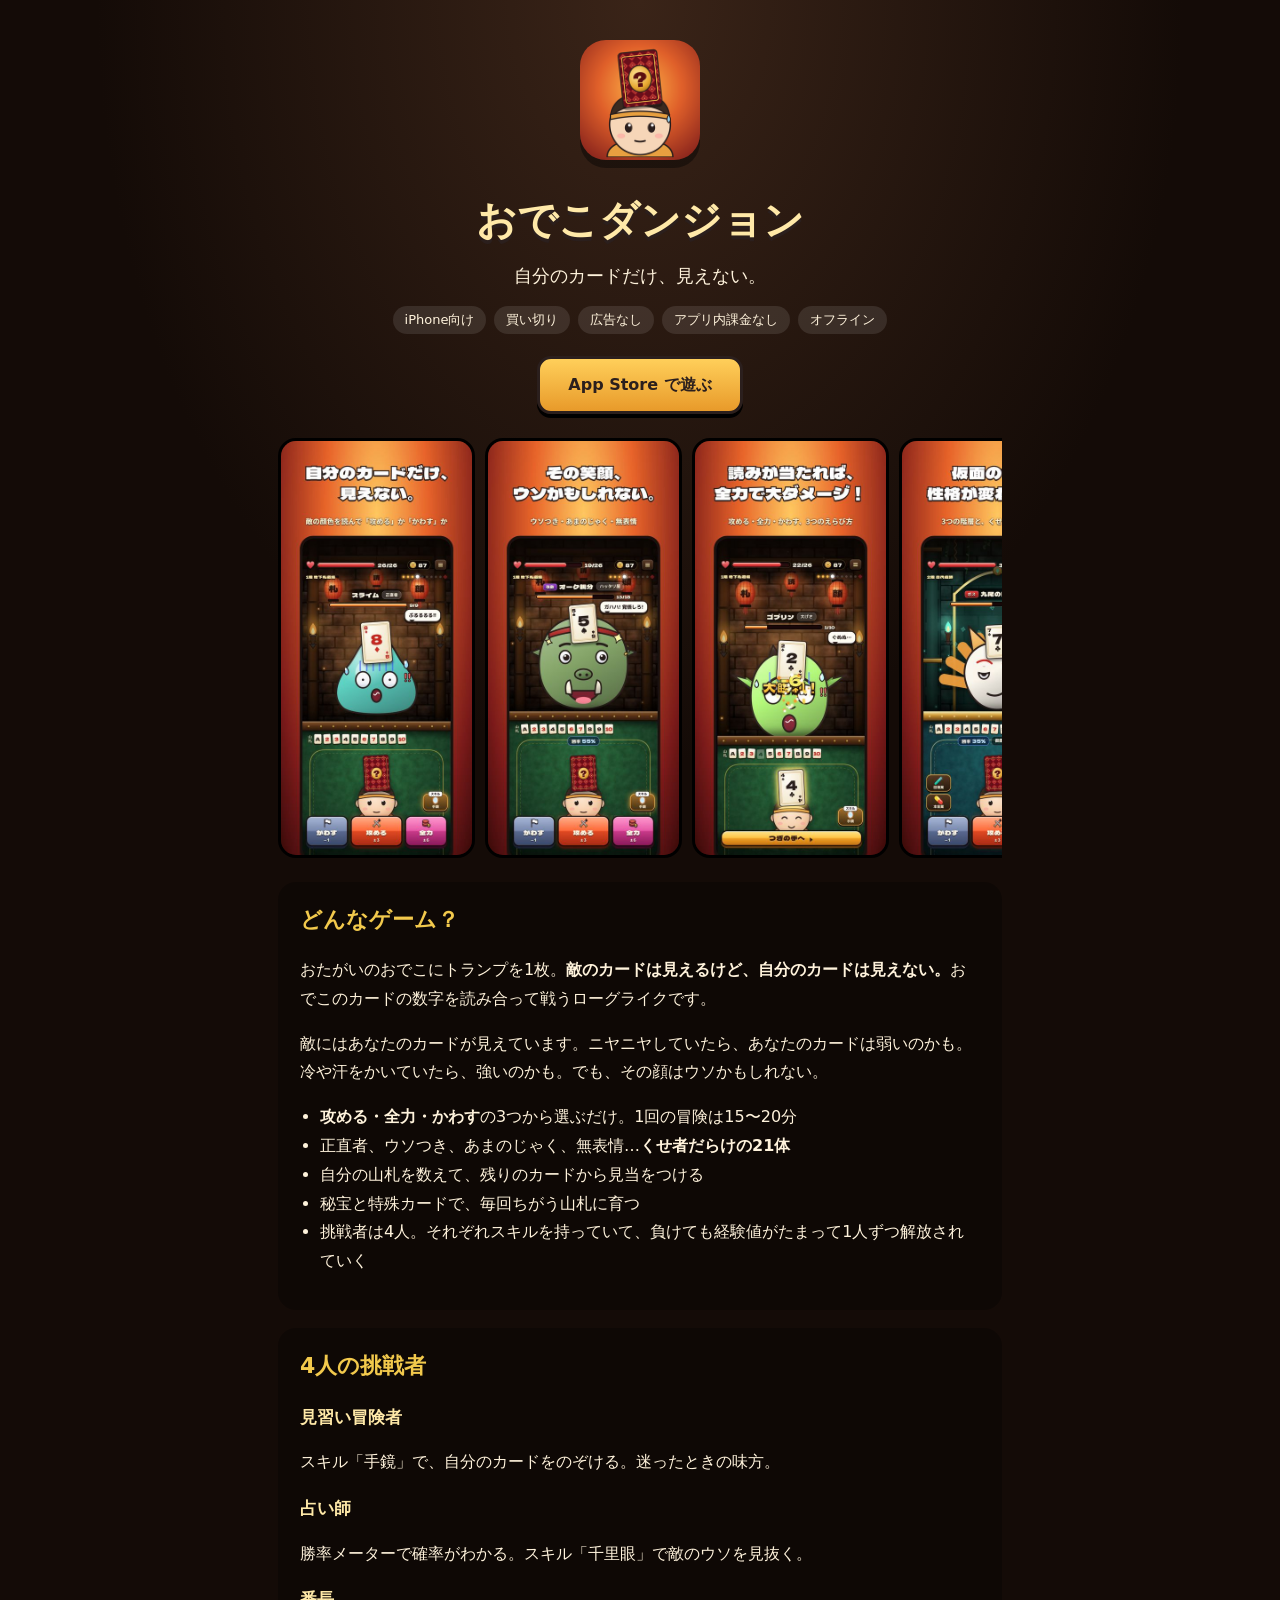
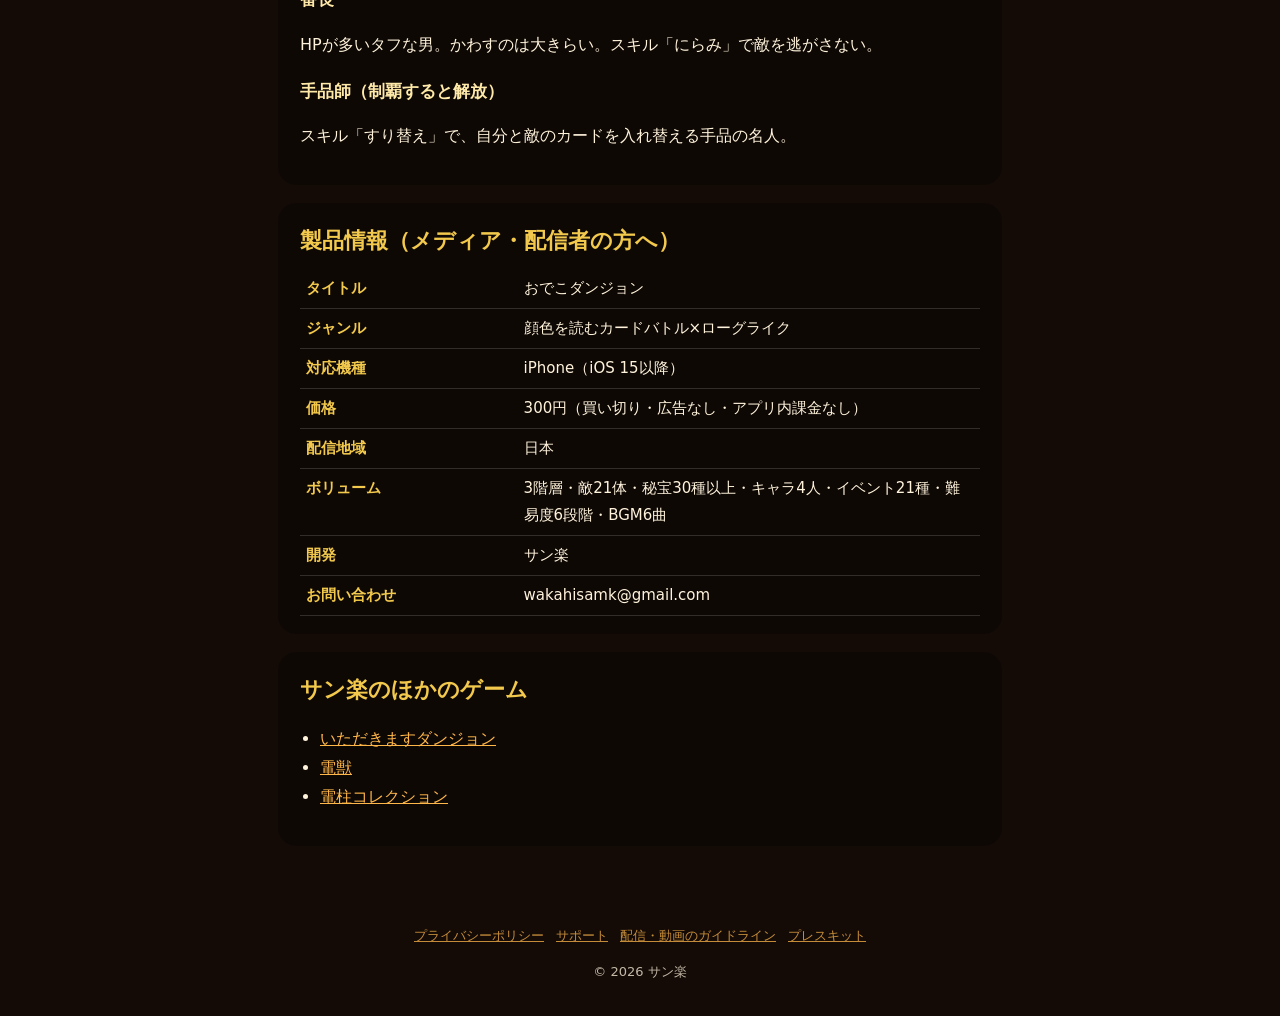
<file: index.html>
<!DOCTYPE html>
<html lang="ja">
<head>
<meta charset="utf-8">
<meta name="viewport" content="width=device-width,initial-scale=1">
<title>おでこダンジョン｜顔色を読むカードバトル×ローグライク</title>
<meta name="description" content="自分のカードだけ見えない。敵の顔色とクセを読んで「攻める」か「かわす」かを決める、おでこのカードで戦うローグライク。iPhone向け・広告なし・課金なし。">
<meta property="og:title" content="おでこダンジョン">
<meta property="og:description" content="自分のカードだけ、見えない。顔色を読むカードバトル×ローグライク。">
<meta property="og:image" content="https://mtddzd5vw2-gif.github.io/odeko/img/og.jpg">
<meta property="og:type" content="website">
<meta name="twitter:card" content="summary_large_image">
<meta name="theme-color" content="#140b07">
<link rel="icon" href="img/icon-256.png">
<link rel="stylesheet" href="style.css">
</head>
<body>
<header>
  <img class="icon" src="img/icon-256.png" alt="おでこダンジョンのアイコン">
  <h1>おでこダンジョン</h1>
  <p class="catch">自分のカードだけ、見えない。</p>
  <div class="tags"><span>iPhone向け</span><span>買い切り</span><span>広告なし</span><span>アプリ内課金なし</span><span>オフライン</span></div>
  <a class="store" href="https://apps.apple.com/jp/app/id6837336431?pt=129522584&amp;ct=site&amp;mt=8">App Store で遊ぶ</a>
</header>
<main>
  <div class="shots">
    <img src="img/shot1.jpg" alt="スライムとの戦い"><img src="img/shot2.jpg" alt="ウソつきのオーク親分"><img src="img/shot3.jpg" alt="全力で大勝利"><img src="img/shot4.jpg" alt="九尾の狐のボス戦"><img src="img/shot5.jpg" alt="4人の挑戦者"><img src="img/shot6.jpg" alt="宝箱">
  </div>
  <section>
    <h2>どんなゲーム？</h2>
    <p>おたがいのおでこにトランプを1枚。<b>敵のカードは見えるけど、自分のカードは見えない。</b>おでこのカードの数字を読み合って戦うローグライクです。</p>
    <p>敵にはあなたのカードが見えています。ニヤニヤしていたら、あなたのカードは弱いのかも。冷や汗をかいていたら、強いのかも。でも、その顔はウソかもしれない。</p>
    <ul>
      <li><b>攻める・全力・かわす</b>の3つから選ぶだけ。1回の冒険は15〜20分</li>
      <li>正直者、ウソつき、あまのじゃく、無表情…<b>くせ者だらけの21体</b></li>
      <li>自分の山札を数えて、残りのカードから見当をつける</li>
      <li>秘宝と特殊カードで、毎回ちがう山札に育つ</li>
      <li>挑戦者は4人。それぞれスキルを持っていて、負けても経験値がたまって1人ずつ解放されていく</li>
    </ul>
  </section>
  <section>
    <h2>4人の挑戦者</h2>
    <h3>見習い冒険者</h3><p>スキル「手鏡」で、自分のカードをのぞける。迷ったときの味方。</p>
    <h3>占い師</h3><p>勝率メーターで確率がわかる。スキル「千里眼」で敵のウソを見抜く。</p>
    <h3>番長</h3><p>HPが多いタフな男。かわすのは大きらい。スキル「にらみ」で敵を逃がさない。</p>
    <h3>手品師（制覇すると解放）</h3><p>スキル「すり替え」で、自分と敵のカードを入れ替える手品の名人。</p>
  </section>
  <section>
    <h2>製品情報（メディア・配信者の方へ）</h2>
    <table>
      <tr><th>タイトル</th><td>おでこダンジョン</td></tr>
      <tr><th>ジャンル</th><td>顔色を読むカードバトル×ローグライク</td></tr>
      <tr><th>対応機種</th><td>iPhone（iOS 15以降）</td></tr>
      <tr><th>価格</th><td>300円（買い切り・広告なし・アプリ内課金なし）</td></tr>
      <tr><th>配信地域</th><td>日本</td></tr>
      <tr><th>ボリューム</th><td>3階層・敵21体・秘宝30種以上・キャラ4人・イベント21種・難易度6段階・BGM6曲</td></tr>
      <tr><th>開発</th><td>サン楽</td></tr>
      <tr><th>お問い合わせ</th><td>wakahisamk@gmail.com</td></tr>
    </table>
  </section>
  <section>
    <h2>サン楽のほかのゲーム</h2>
    <ul>
      <li><a href="https://mtddzd5vw2-gif.github.io/itadakimasu/">いただきますダンジョン</a></li>
      <li><a href="https://apps.apple.com/jp/app/id6816935558">電獣</a></li>
      <li><a href="https://apps.apple.com/jp/app/id6817256008">電柱コレクション</a></li>
    </ul>
  </section>
</main>
<footer>
  <a href="privacy.html">プライバシーポリシー</a><a href="support.html">サポート</a><a href="streaming.html">配信・動画のガイドライン</a><a href="press.html">プレスキット</a>
  <p>© 2026 サン楽</p>
</footer>
</body>
</html>
</file>
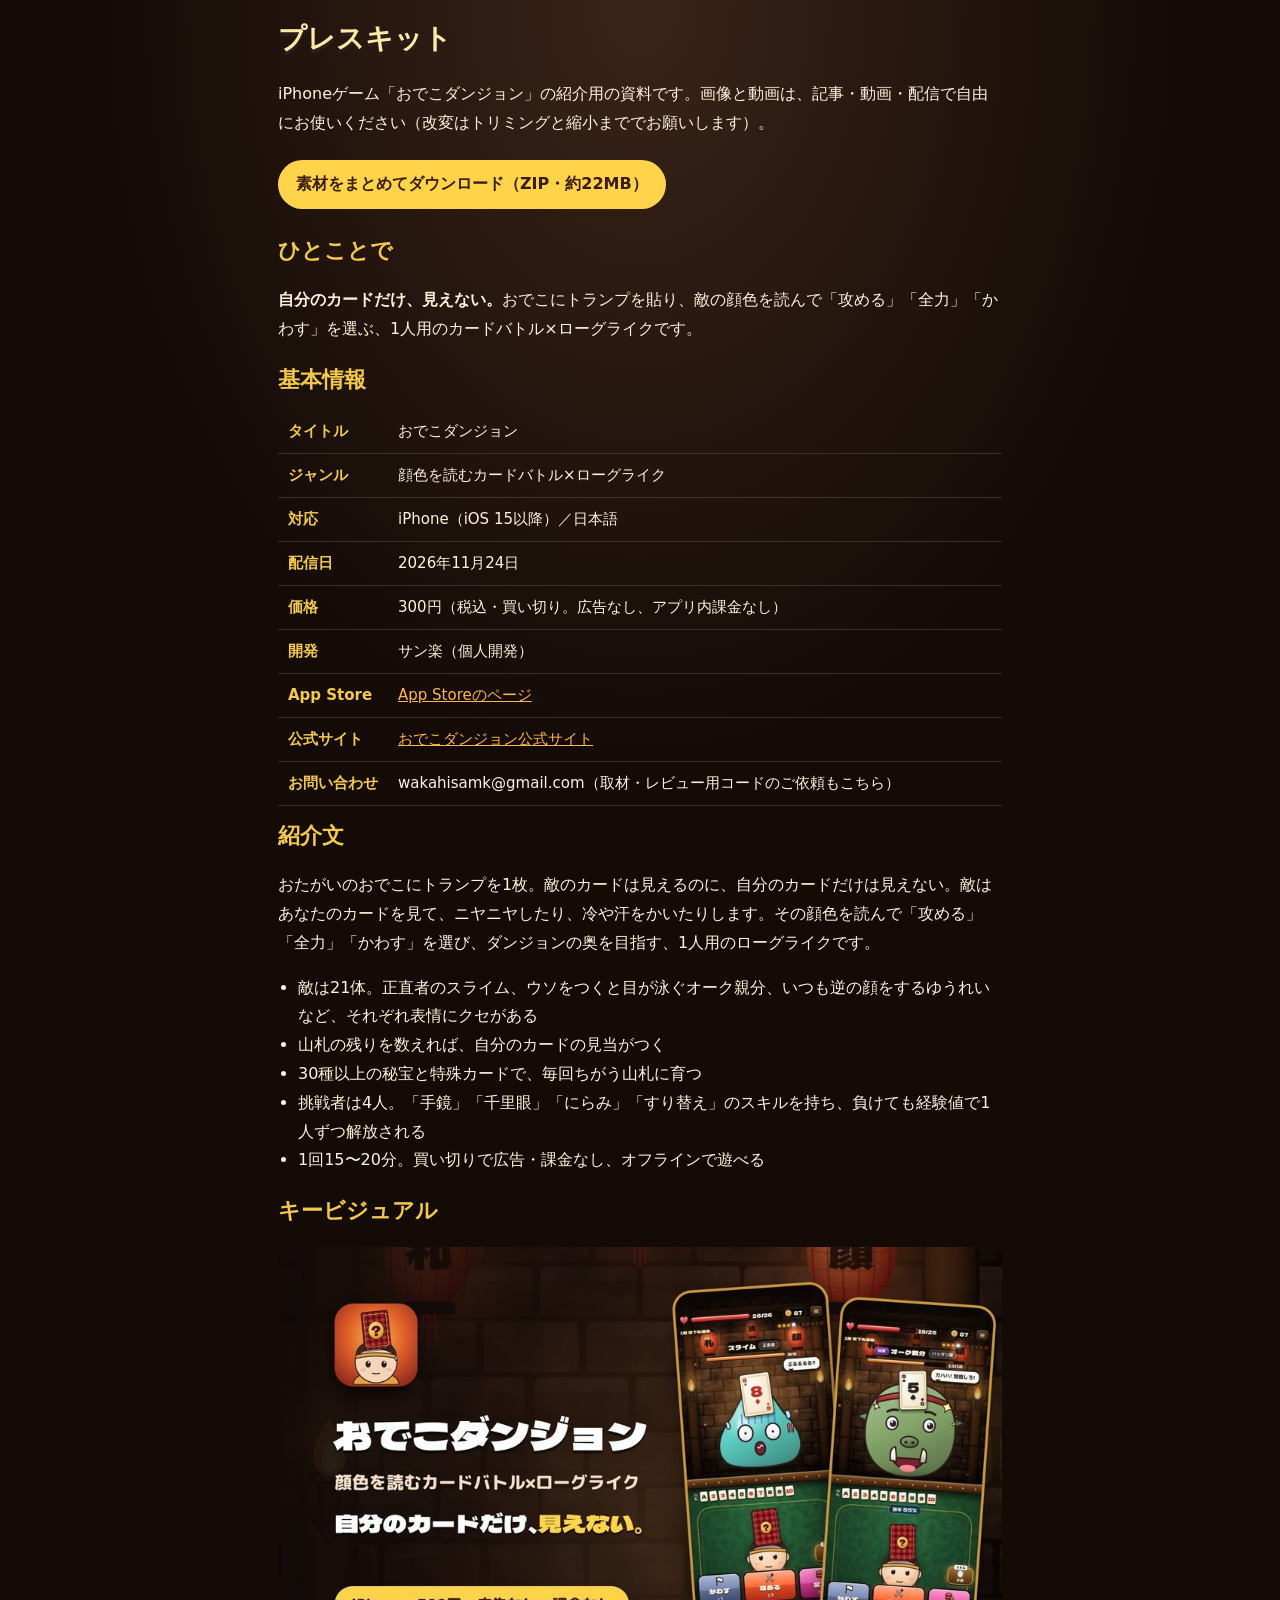
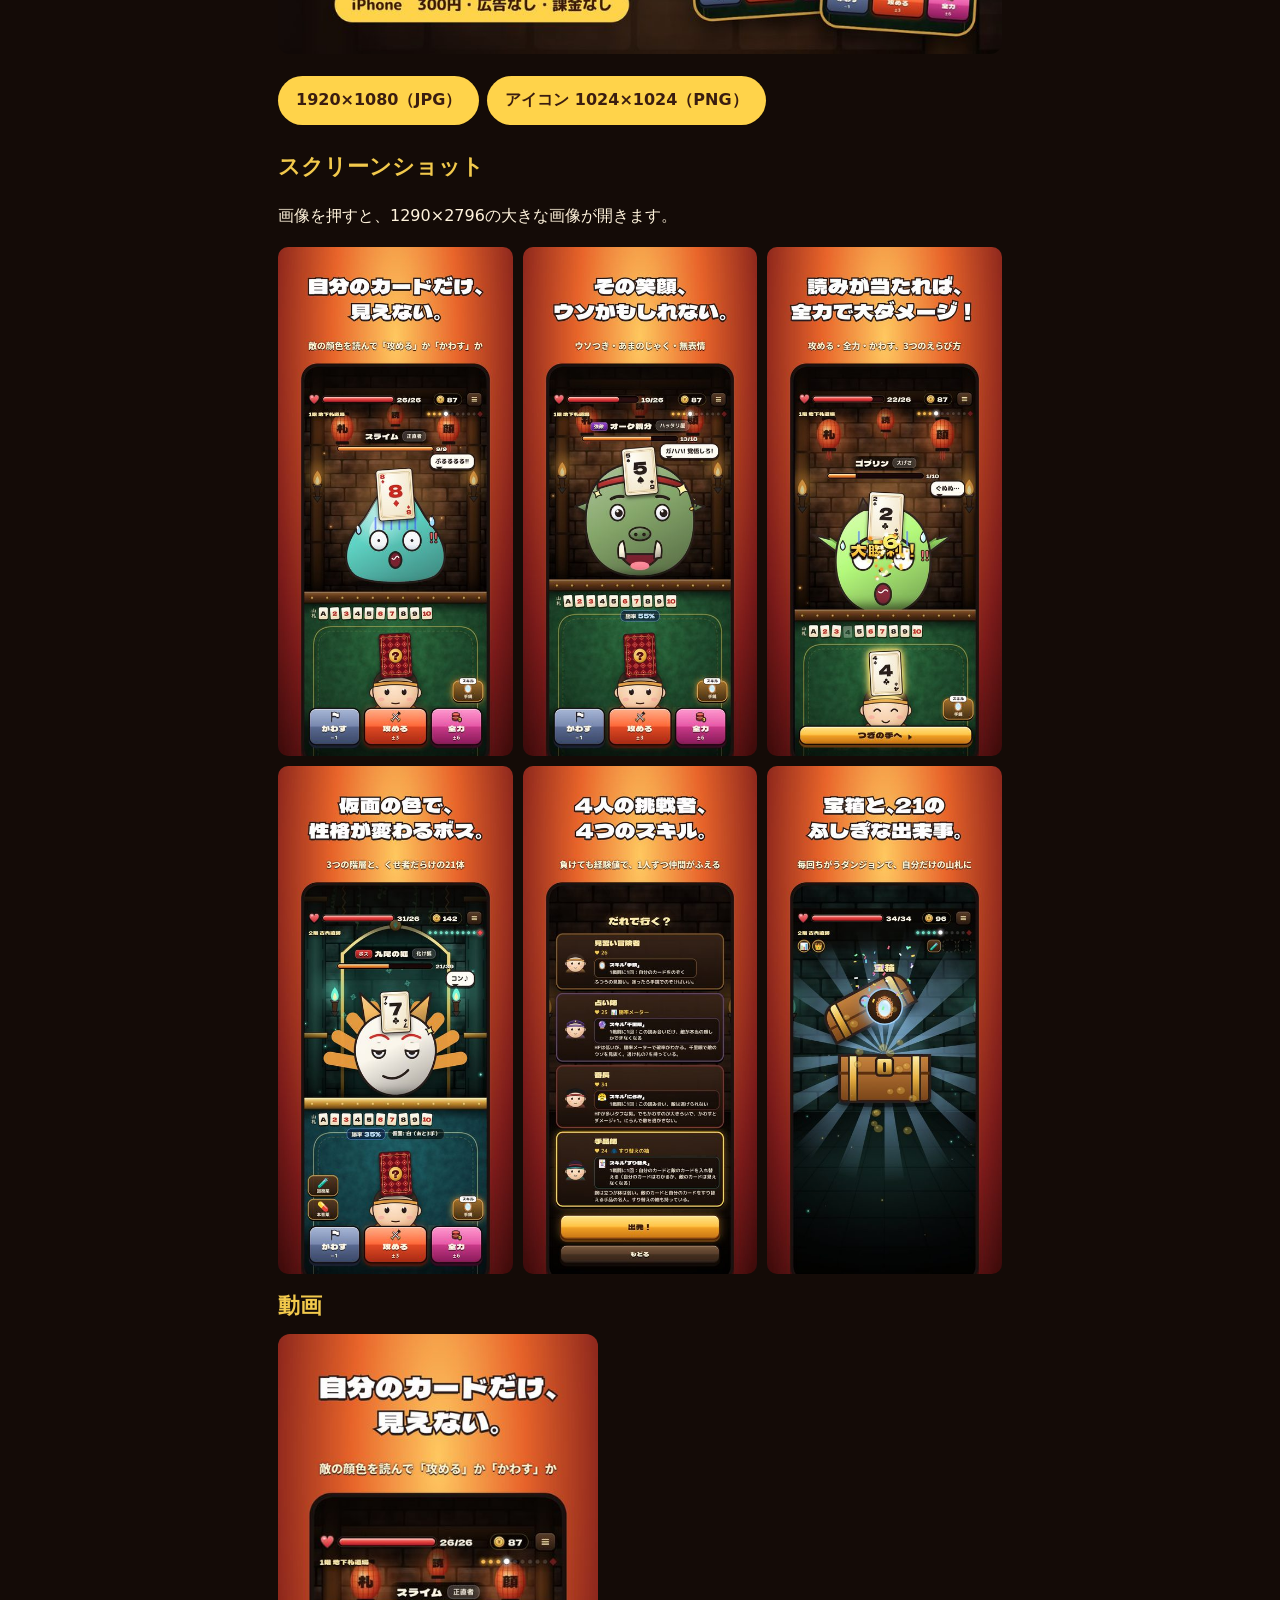
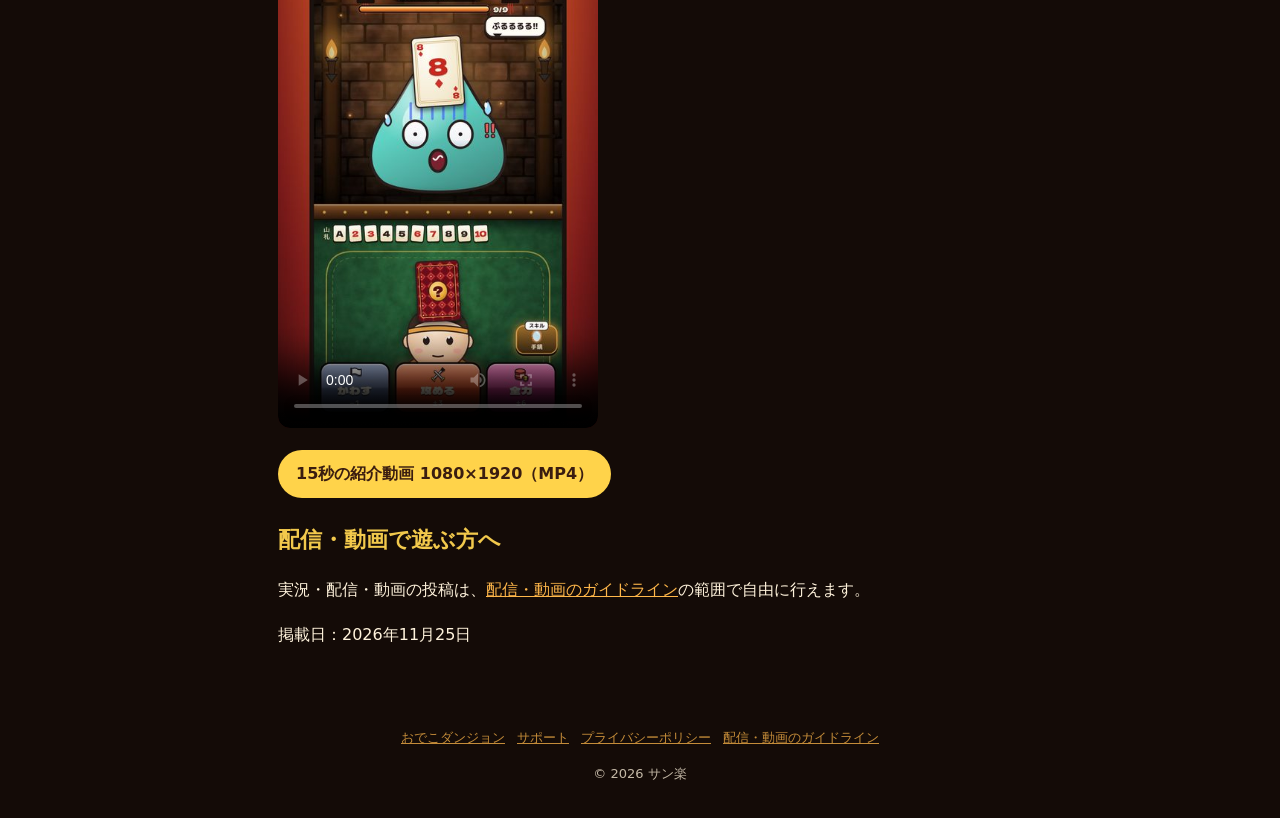
<file: press.html>
<!DOCTYPE html>
<html lang="ja"><head><meta charset="utf-8"><meta name="viewport" content="width=device-width,initial-scale=1">
<title>プレスキット｜おでこダンジョン</title><link rel="stylesheet" href="style.css"><link rel="icon" href="img/icon-256.png">
<meta property="og:title" content="おでこダンジョン プレスキット"><meta property="og:image" content="https://mtddzd5vw2-gif.github.io/odeko/img/og.jpg">
<style>
.kit-grid{display:grid;grid-template-columns:repeat(3,1fr);gap:10px;margin:12px 0}
.kit-grid a img{width:100%;border-radius:10px;display:block}
.kv img{width:100%;border-radius:12px;display:block}
.dl{display:inline-block;margin:6px 8px 6px 0;padding:10px 18px;border-radius:999px;background:#ffd34a;color:#3a1d10;font-weight:700;text-decoration:none}
table.facts{border-collapse:collapse;width:100%;margin:10px 0}
table.facts th,table.facts td{text-align:left;padding:8px 10px;border-bottom:1px solid rgba(128,128,128,.3);vertical-align:top}
table.facts th{white-space:nowrap;width:7em}
table.facts td{overflow-wrap:anywhere}
video{width:100%;max-width:320px;border-radius:12px;display:block}
</style></head>
<body class="doc"><main>
<h1>プレスキット</h1>
<p>iPhoneゲーム「おでこダンジョン」の紹介用の資料です。画像と動画は、記事・動画・配信で自由にお使いください（改変はトリミングと縮小まででお願いします）。</p>
<p><a class="dl" href="press/odeko_presskit.zip">素材をまとめてダウンロード（ZIP・約22MB）</a></p>

<h2>ひとことで</h2>
<p><b>自分のカードだけ、見えない。</b>おでこにトランプを貼り、敵の顔色を読んで「攻める」「全力」「かわす」を選ぶ、1人用のカードバトル×ローグライクです。</p>

<h2>基本情報</h2>
<table class="facts">
<tr><th>タイトル</th><td>おでこダンジョン</td></tr>
<tr><th>ジャンル</th><td>顔色を読むカードバトル×ローグライク</td></tr>
<tr><th>対応</th><td>iPhone（iOS 15以降）／日本語</td></tr>
<tr><th>配信日</th><td>2026年11月24日</td></tr>
<tr><th>価格</th><td>300円（税込・買い切り。広告なし、アプリ内課金なし）</td></tr>
<tr><th>開発</th><td>サン楽（個人開発）</td></tr>
<tr><th>App Store</th><td><a href="https://apps.apple.com/jp/app/id6837336431?pt=129522584&amp;ct=presskit&amp;mt=8">App Storeのページ</a></td></tr>
<tr><th>公式サイト</th><td><a href="index.html">おでこダンジョン公式サイト</a></td></tr>
<tr><th>お問い合わせ</th><td>wakahisamk@gmail.com（取材・レビュー用コードのご依頼もこちら）</td></tr>
</table>

<h2>紹介文</h2>
<p>おたがいのおでこにトランプを1枚。敵のカードは見えるのに、自分のカードだけは見えない。敵はあなたのカードを見て、ニヤニヤしたり、冷や汗をかいたりします。その顔色を読んで「攻める」「全力」「かわす」を選び、ダンジョンの奥を目指す、1人用のローグライクです。</p>
<ul>
<li>敵は21体。正直者のスライム、ウソをつくと目が泳ぐオーク親分、いつも逆の顔をするゆうれいなど、それぞれ表情にクセがある</li>
<li>山札の残りを数えれば、自分のカードの見当がつく</li>
<li>30種以上の秘宝と特殊カードで、毎回ちがう山札に育つ</li>
<li>挑戦者は4人。「手鏡」「千里眼」「にらみ」「すり替え」のスキルを持ち、負けても経験値で1人ずつ解放される</li>
<li>1回15〜20分。買い切りで広告・課金なし、オフラインで遊べる</li>
</ul>

<h2>キービジュアル</h2>
<p class="kv"><a href="press/keyvisual.jpg"><img src="press/keyvisual_s.jpg" alt="おでこダンジョンのキービジュアル"></a></p>
<p><a class="dl" href="press/keyvisual.jpg">1920×1080（JPG）</a><a class="dl" href="press/icon-1024.png">アイコン 1024×1024（PNG）</a></p>

<h2>スクリーンショット</h2>
<p>画像を押すと、1290×2796の大きな画像が開きます。</p>
<div class="kit-grid">
<a href="press/screens/01.jpg"><img src="press/screens/01_s.jpg" alt="スライムとの戦い"></a>
<a href="press/screens/02.jpg"><img src="press/screens/02_s.jpg" alt="ウソをつくオーク親分"></a>
<a href="press/screens/03.jpg"><img src="press/screens/03_s.jpg" alt="全力で大勝利"></a>
<a href="press/screens/04.jpg"><img src="press/screens/04_s.jpg" alt="九尾の狐のボス戦"></a>
<a href="press/screens/05.jpg"><img src="press/screens/05_s.jpg" alt="4人の挑戦者"></a>
<a href="press/screens/06.jpg"><img src="press/screens/06_s.jpg" alt="宝箱"></a>
</div>

<h2>動画</h2>
<video src="press/odeko_15s.mp4" controls playsinline preload="metadata" poster="press/screens/01_s.jpg"></video>
<p><a class="dl" href="press/odeko_15s.mp4">15秒の紹介動画 1080×1920（MP4）</a></p>

<h2>配信・動画で遊ぶ方へ</h2>
<p>実況・配信・動画の投稿は、<a href="streaming.html">配信・動画のガイドライン</a>の範囲で自由に行えます。</p>

<p>掲載日：2026年11月25日</p>
</main>
<footer><a href="index.html">おでこダンジョン</a><a href="support.html">サポート</a><a href="privacy.html">プライバシーポリシー</a><a href="streaming.html">配信・動画のガイドライン</a><p>© 2026 サン楽</p></footer>
</body></html>
</file>
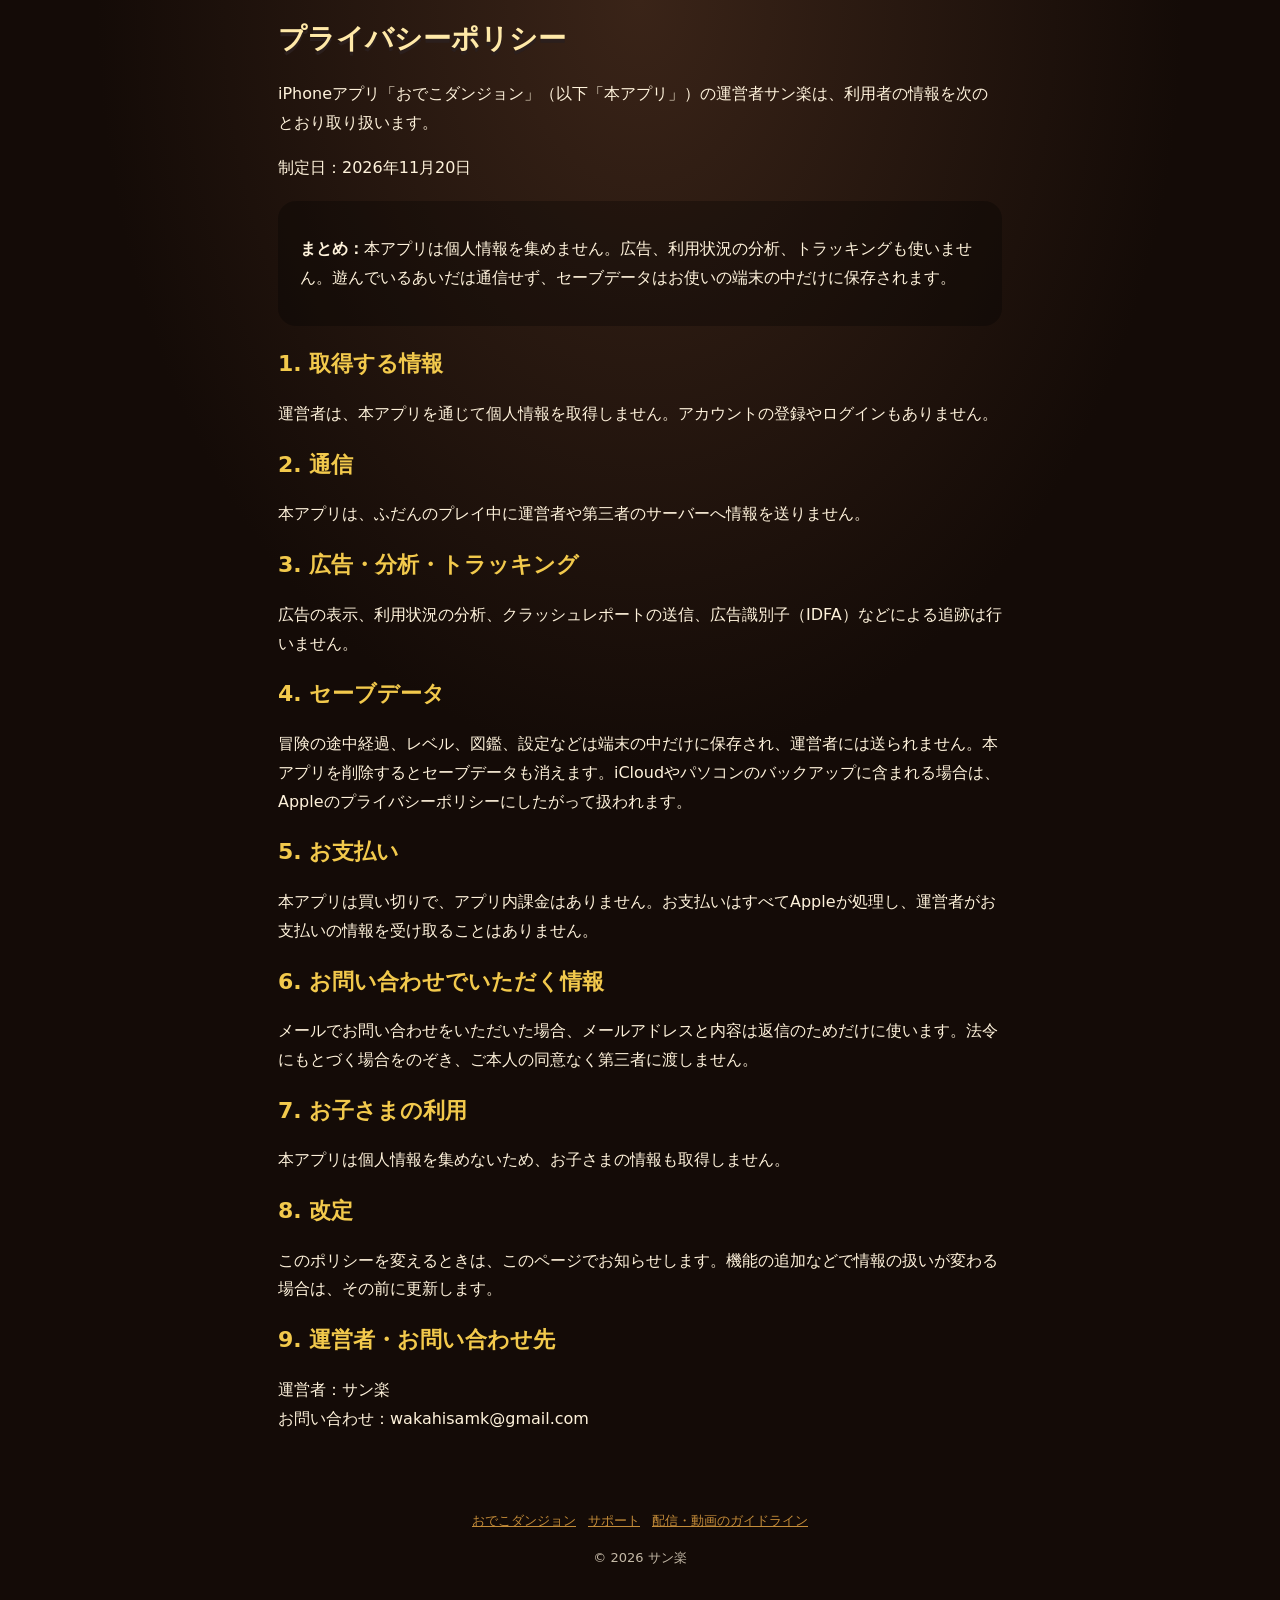
<file: privacy.html>
<!DOCTYPE html>
<html lang="ja"><head><meta charset="utf-8"><meta name="viewport" content="width=device-width,initial-scale=1">
<title>プライバシーポリシー｜おでこダンジョン</title><link rel="stylesheet" href="style.css"><link rel="icon" href="img/icon-256.png"></head>
<body class="doc"><main>
<h1>プライバシーポリシー</h1>
<p>iPhoneアプリ「おでこダンジョン」（以下「本アプリ」）の運営者サン楽は、利用者の情報を次のとおり取り扱います。</p>
<p>制定日：2026年11月20日</p>
<section>
<p><b>まとめ：</b>本アプリは個人情報を集めません。広告、利用状況の分析、トラッキングも使いません。遊んでいるあいだは通信せず、セーブデータはお使いの端末の中だけに保存されます。</p>
</section>
<h2>1. 取得する情報</h2>
<p>運営者は、本アプリを通じて個人情報を取得しません。アカウントの登録やログインもありません。</p>
<h2>2. 通信</h2>
<p>本アプリは、ふだんのプレイ中に運営者や第三者のサーバーへ情報を送りません。</p>
<h2>3. 広告・分析・トラッキング</h2>
<p>広告の表示、利用状況の分析、クラッシュレポートの送信、広告識別子（IDFA）などによる追跡は行いません。</p>
<h2>4. セーブデータ</h2>
<p>冒険の途中経過、レベル、図鑑、設定などは端末の中だけに保存され、運営者には送られません。本アプリを削除するとセーブデータも消えます。iCloudやパソコンのバックアップに含まれる場合は、Appleのプライバシーポリシーにしたがって扱われます。</p>
<h2>5. お支払い</h2>
<p>本アプリは買い切りで、アプリ内課金はありません。お支払いはすべてAppleが処理し、運営者がお支払いの情報を受け取ることはありません。</p>
<h2>6. お問い合わせでいただく情報</h2>
<p>メールでお問い合わせをいただいた場合、メールアドレスと内容は返信のためだけに使います。法令にもとづく場合をのぞき、ご本人の同意なく第三者に渡しません。</p>
<h2>7. お子さまの利用</h2>
<p>本アプリは個人情報を集めないため、お子さまの情報も取得しません。</p>
<h2>8. 改定</h2>
<p>このポリシーを変えるときは、このページでお知らせします。機能の追加などで情報の扱いが変わる場合は、その前に更新します。</p>
<h2>9. 運営者・お問い合わせ先</h2>
<p>運営者：サン楽<br>お問い合わせ：wakahisamk@gmail.com</p>
</main>
<footer><a href="index.html">おでこダンジョン</a><a href="support.html">サポート</a><a href="streaming.html">配信・動画のガイドライン</a><p>© 2026 サン楽</p></footer>
</body></html>
</file>
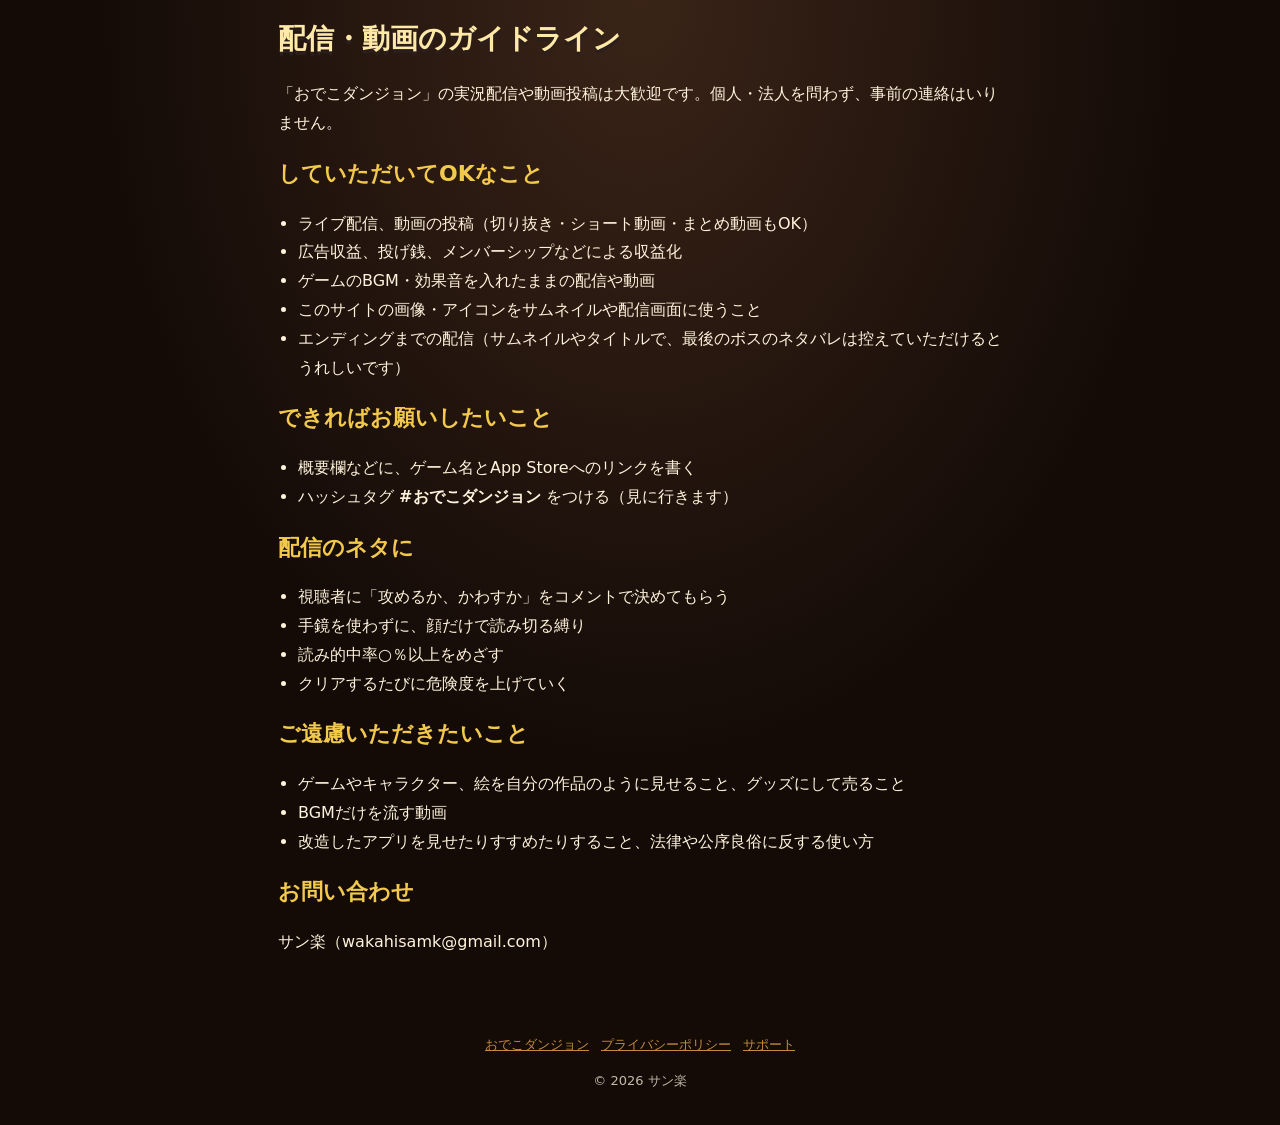
<file: streaming.html>
<!DOCTYPE html>
<html lang="ja"><head><meta charset="utf-8"><meta name="viewport" content="width=device-width,initial-scale=1">
<title>配信・動画のガイドライン｜おでこダンジョン</title><link rel="stylesheet" href="style.css"><link rel="icon" href="img/icon-256.png"></head>
<body class="doc"><main>
<h1>配信・動画のガイドライン</h1>
<p>「おでこダンジョン」の実況配信や動画投稿は大歓迎です。個人・法人を問わず、事前の連絡はいりません。</p>
<h2>していただいてOKなこと</h2>
<ul>
<li>ライブ配信、動画の投稿（切り抜き・ショート動画・まとめ動画もOK）</li>
<li>広告収益、投げ銭、メンバーシップなどによる収益化</li>
<li>ゲームのBGM・効果音を入れたままの配信や動画</li>
<li>このサイトの画像・アイコンをサムネイルや配信画面に使うこと</li>
<li>エンディングまでの配信（サムネイルやタイトルで、最後のボスのネタバレは控えていただけるとうれしいです）</li>
</ul>
<h2>できればお願いしたいこと</h2>
<ul>
<li>概要欄などに、ゲーム名とApp Storeへのリンクを書く</li>
<li>ハッシュタグ <b>#おでこダンジョン</b> をつける（見に行きます）</li>
</ul>
<h2>配信のネタに</h2>
<ul>
<li>視聴者に「攻めるか、かわすか」をコメントで決めてもらう</li>
<li>手鏡を使わずに、顔だけで読み切る縛り</li>
<li>読み的中率○％以上をめざす</li>
<li>クリアするたびに危険度を上げていく</li>
</ul>
<h2>ご遠慮いただきたいこと</h2>
<ul>
<li>ゲームやキャラクター、絵を自分の作品のように見せること、グッズにして売ること</li>
<li>BGMだけを流す動画</li>
<li>改造したアプリを見せたりすすめたりすること、法律や公序良俗に反する使い方</li>
</ul>
<h2>お問い合わせ</h2>
<p>サン楽（wakahisamk@gmail.com）</p>
</main>
<footer><a href="index.html">おでこダンジョン</a><a href="privacy.html">プライバシーポリシー</a><a href="support.html">サポート</a><p>© 2026 サン楽</p></footer>
</body></html>
</file>
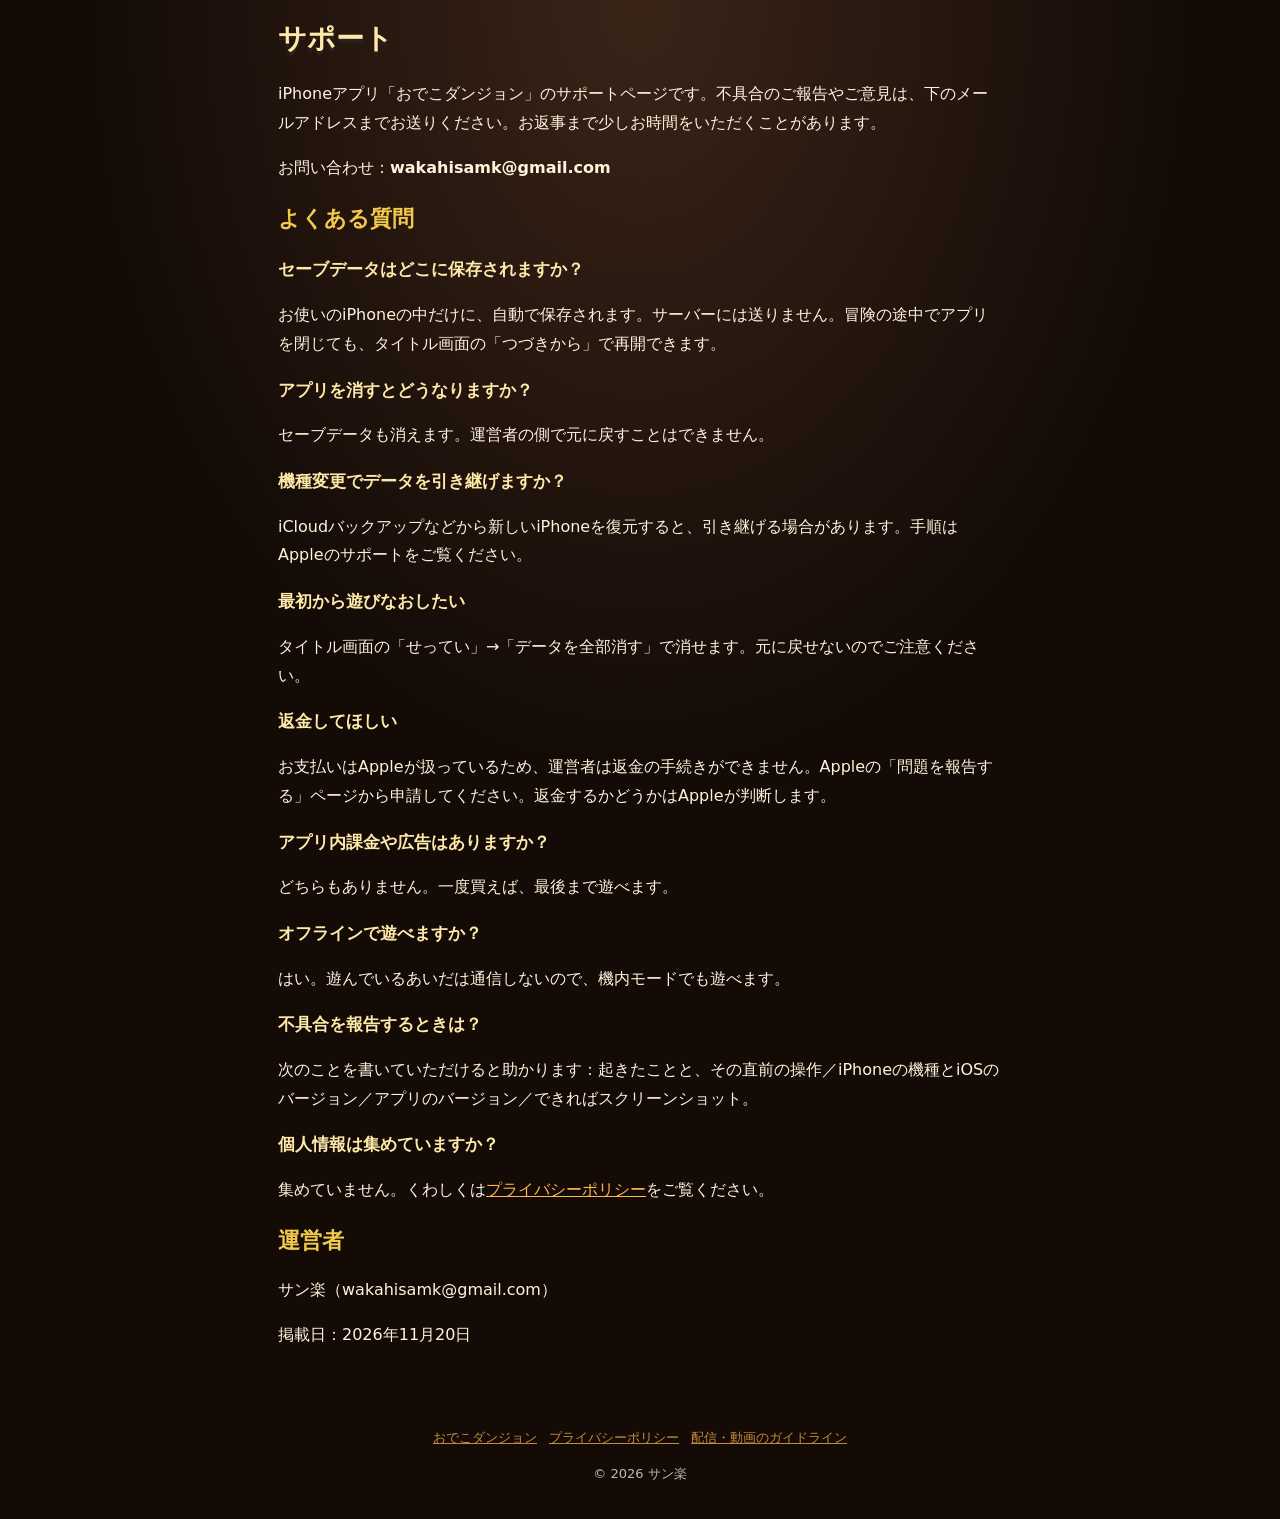
<file: support.html>
<!DOCTYPE html>
<html lang="ja"><head><meta charset="utf-8"><meta name="viewport" content="width=device-width,initial-scale=1">
<title>サポート｜おでこダンジョン</title><link rel="stylesheet" href="style.css"><link rel="icon" href="img/icon-256.png"></head>
<body class="doc"><main>
<h1>サポート</h1>
<p>iPhoneアプリ「おでこダンジョン」のサポートページです。不具合のご報告やご意見は、下のメールアドレスまでお送りください。お返事まで少しお時間をいただくことがあります。</p>
<p>お問い合わせ：<b>wakahisamk@gmail.com</b></p>
<h2>よくある質問</h2>
<h3>セーブデータはどこに保存されますか？</h3>
<p>お使いのiPhoneの中だけに、自動で保存されます。サーバーには送りません。冒険の途中でアプリを閉じても、タイトル画面の「つづきから」で再開できます。</p>
<h3>アプリを消すとどうなりますか？</h3>
<p>セーブデータも消えます。運営者の側で元に戻すことはできません。</p>
<h3>機種変更でデータを引き継げますか？</h3>
<p>iCloudバックアップなどから新しいiPhoneを復元すると、引き継げる場合があります。手順はAppleのサポートをご覧ください。</p>
<h3>最初から遊びなおしたい</h3>
<p>タイトル画面の「せってい」→「データを全部消す」で消せます。元に戻せないのでご注意ください。</p>
<h3>返金してほしい</h3>
<p>お支払いはAppleが扱っているため、運営者は返金の手続きができません。Appleの「問題を報告する」ページから申請してください。返金するかどうかはAppleが判断します。</p>
<h3>アプリ内課金や広告はありますか？</h3>
<p>どちらもありません。一度買えば、最後まで遊べます。</p>
<h3>オフラインで遊べますか？</h3>
<p>はい。遊んでいるあいだは通信しないので、機内モードでも遊べます。</p>
<h3>不具合を報告するときは？</h3>
<p>次のことを書いていただけると助かります：起きたことと、その直前の操作／iPhoneの機種とiOSのバージョン／アプリのバージョン／できればスクリーンショット。</p>
<h3>個人情報は集めていますか？</h3>
<p>集めていません。くわしくは<a href="privacy.html">プライバシーポリシー</a>をご覧ください。</p>
<h2>運営者</h2>
<p>サン楽（wakahisamk@gmail.com）</p>
<p>掲載日：2026年11月20日</p>
</main>
<footer><a href="index.html">おでこダンジョン</a><a href="privacy.html">プライバシーポリシー</a><a href="streaming.html">配信・動画のガイドライン</a><p>© 2026 サン楽</p></footer>
</body></html>
</file>
<file: style.css>
:root{--ink:#2b1f1d;--gold:#f2c94c;--bg:#140b07;--card:#2a1c18;--accent:#ffb74a}
*{box-sizing:border-box}
body{margin:0;background:radial-gradient(ellipse at 50% 0,#3a2418 0,#140b07 60%) fixed,#140b07;color:#fff3dc;font-family:"Hiragino Maru Gothic ProN","Hiragino Sans","Noto Sans JP",system-ui,sans-serif;line-height:1.8}
a{color:var(--accent)}
header{text-align:center;padding:40px 20px 10px}
header img.icon{width:120px;height:120px;border-radius:26px;box-shadow:0 8px 0 rgba(0,0,0,.4)}
h1{font-size:40px;margin:14px 0 4px;color:#ffe9a8;text-shadow:0 4px 0 var(--ink)}
.catch{font-size:18px;margin:0}
.tags{display:flex;gap:8px;justify-content:center;flex-wrap:wrap;margin:14px 0}
.tags span{background:rgba(255,255,255,.1);border-radius:20px;padding:2px 12px;font-size:13px}
.store{display:inline-block;background:linear-gradient(#ffcf5a,#e89a2a);color:var(--ink);font-weight:900;padding:12px 28px;border-radius:14px;text-decoration:none;border:3px solid var(--ink);box-shadow:0 4px 0 #000;margin:8px}
main{max-width:760px;margin:0 auto;padding:0 18px 40px}
section{background:rgba(0,0,0,.3);border-radius:18px;padding:18px 22px;margin:18px 0}
h2{font-size:22px;color:var(--gold);margin:0 0 8px}
h3{font-size:17px;margin:16px 0 4px;color:#ffe9a8}
.shots{display:flex;gap:10px;overflow-x:auto;padding:6px 0}
.shots img{height:420px;border-radius:18px;border:3px solid #000}
table{width:100%;border-collapse:collapse;font-size:15px}
td,th{border-bottom:1px solid rgba(255,255,255,.15);padding:6px;text-align:left;vertical-align:top}
th{width:32%;color:var(--gold);font-weight:700}
ul{padding-left:20px}
footer{text-align:center;font-size:13px;opacity:.75;padding:20px}
footer a{margin:0 6px}
.doc h1{font-size:28px}
</file>
